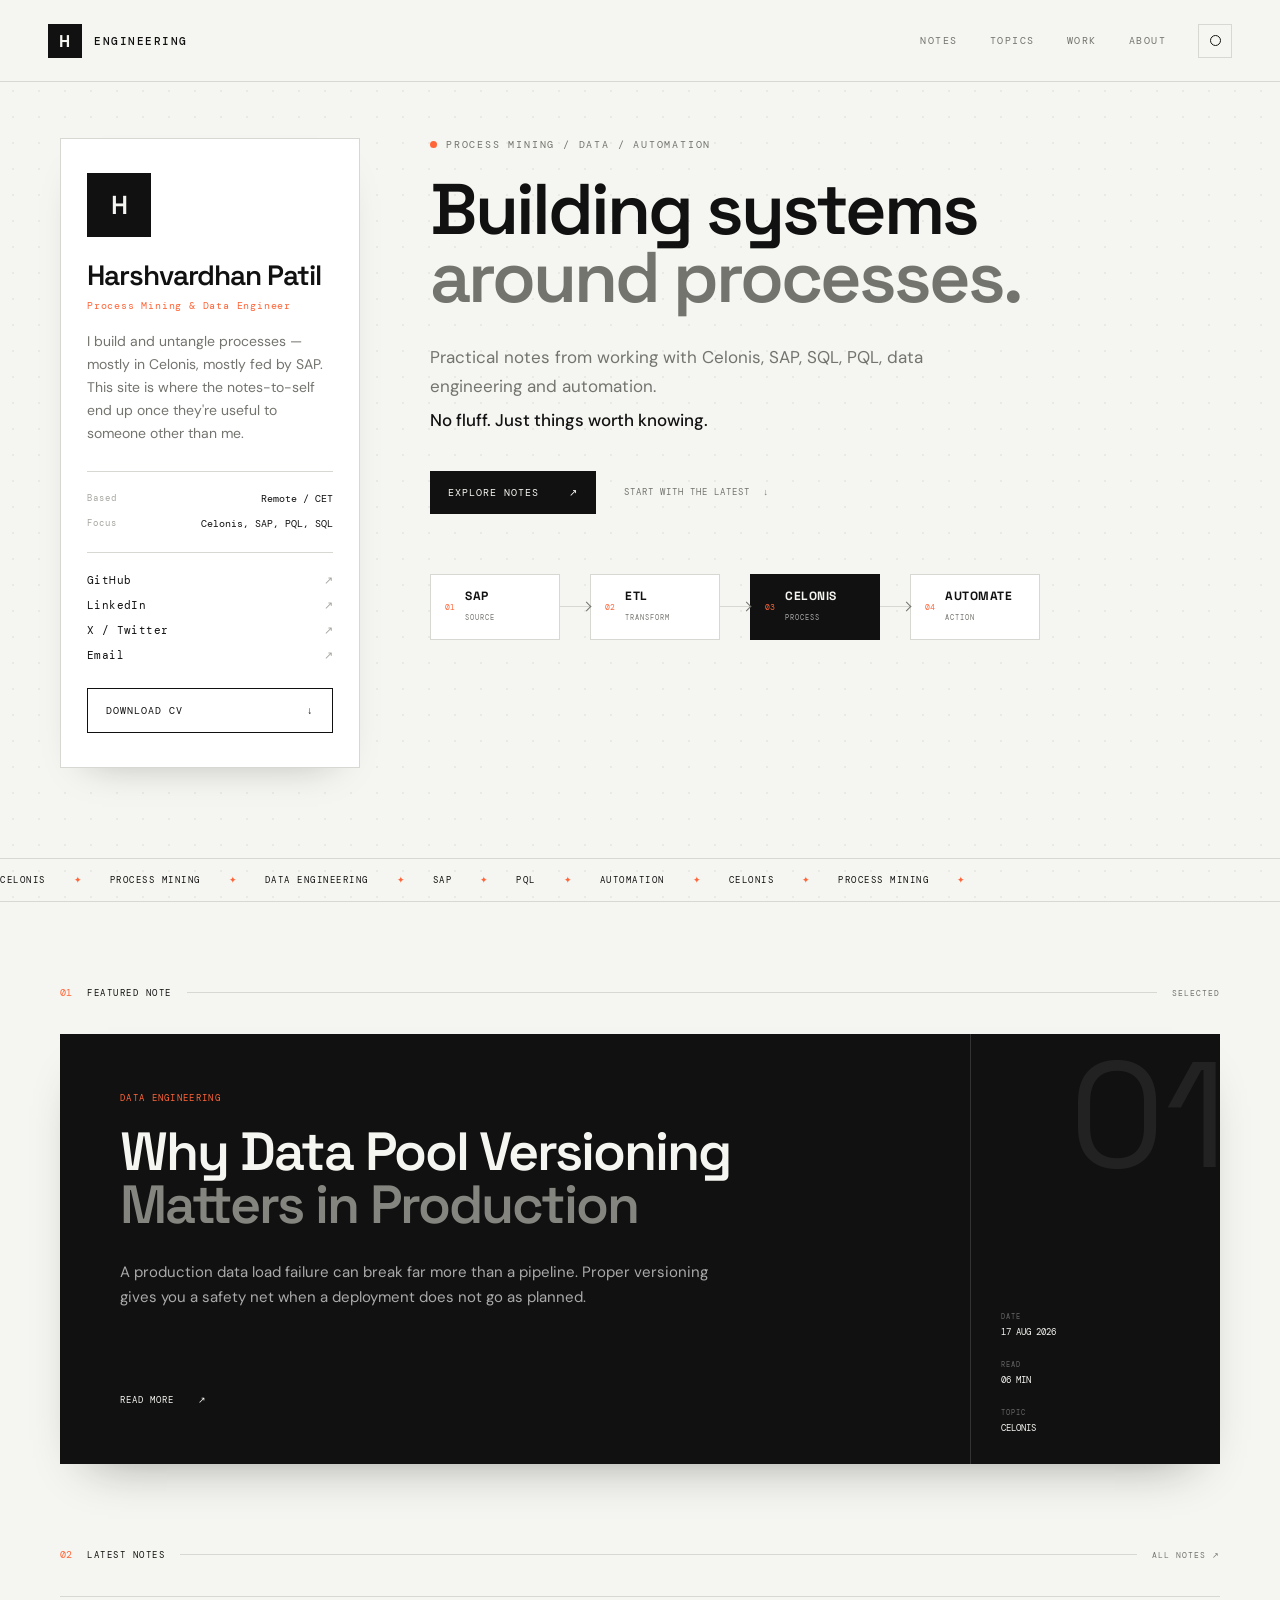
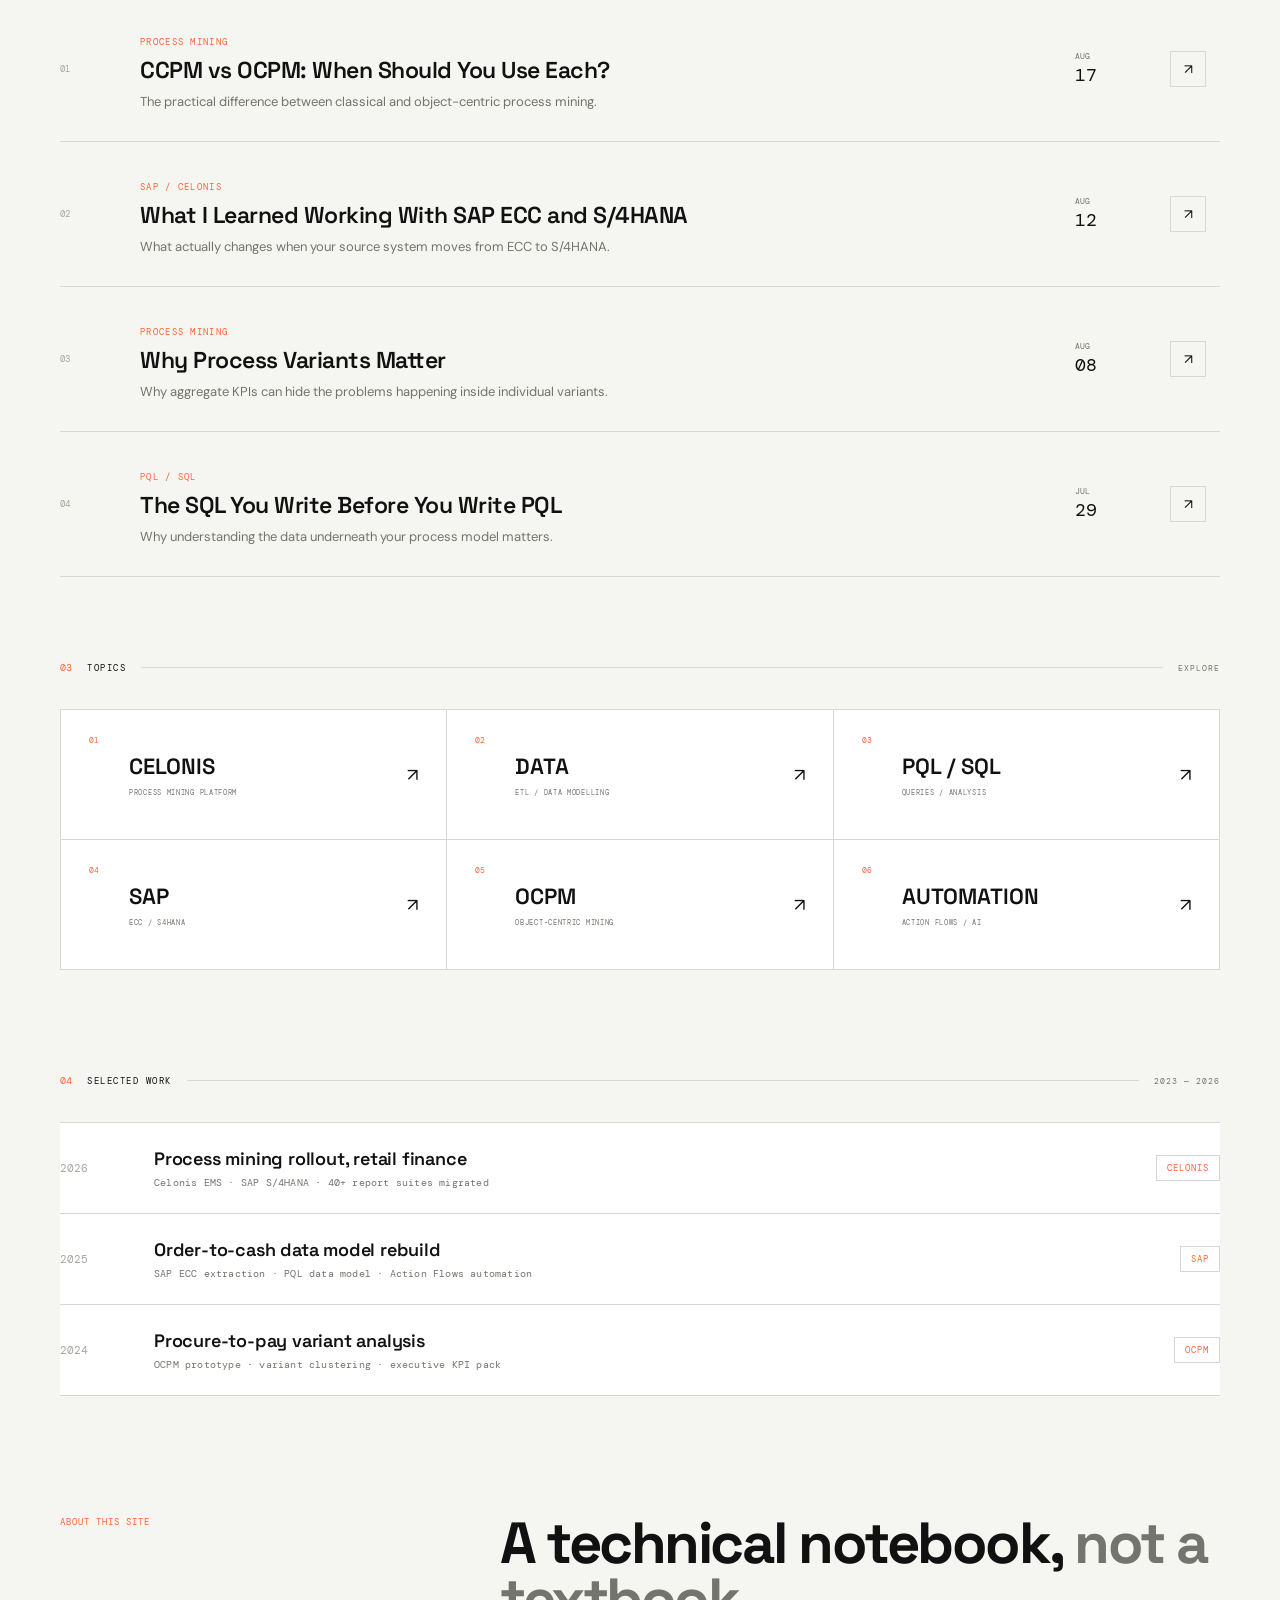
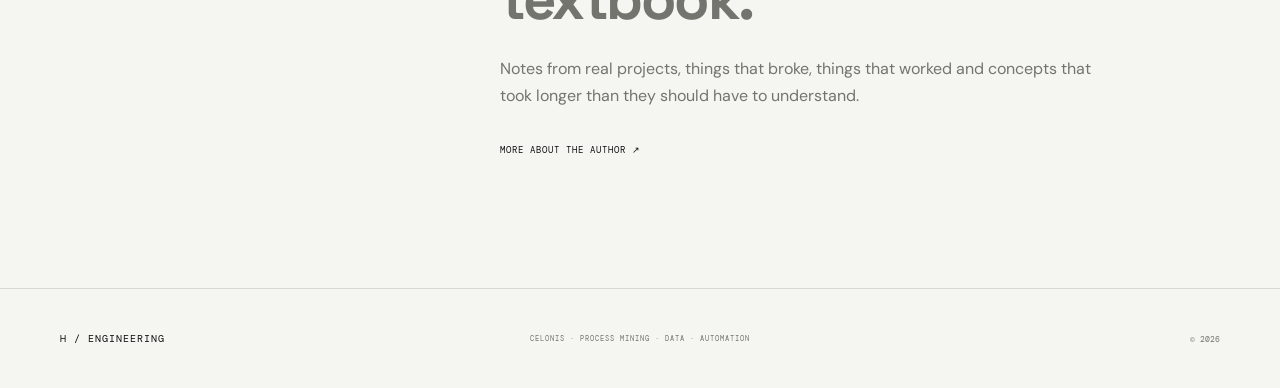
<file: index.html>
<!DOCTYPE html>
<html lang="en">

<head>
    <meta charset="UTF-8">
    <meta name="viewport" content="width=device-width, initial-scale=1.0">

    <meta
        name="description"
        content="H — notes on Celonis, process mining, data engineering, SAP, PQL, SQL and automation."
    >

    <title>H / Engineering — Process Mining &amp; Data</title>

    <link rel="preconnect" href="https://fonts.googleapis.com">
    <link rel="preconnect" href="https://fonts.gstatic.com" crossorigin>

    <link
        href="https://fonts.googleapis.com/css2?family=DM+Mono:wght@300;400;500&family=DM+Sans:wght@400;500;600;700&family=Space+Grotesk:wght@400;500;600;700&display=swap"
        rel="stylesheet"
    >

    <style>
/* =========================================================
   DESIGN SYSTEM
========================================================= */

:root {
    --bg: #f5f5f1;
    --surface: #ffffff;
    --surface-alt: #ecece7;

    --text: #111111;
    --muted: #74746f;
    --faint: #a6a6a0;

    --border: #d8d8d2;

    --accent: #ff6538;

    --max-width: 1380px;

    --serif: "Space Grotesk", sans-serif;
    --sans: "DM Sans", sans-serif;
    --mono: "DM Mono", monospace;
}


/* =========================================================
   RESET
========================================================= */

* { box-sizing: border-box; }

html { scroll-behavior: smooth; }

body {
    margin: 0;
    background: var(--bg);
    color: var(--text);
    font-family: var(--sans);
    -webkit-font-smoothing: antialiased;
}

a { color: inherit; text-decoration: none; }

button { font: inherit; }

::selection { background: var(--text); color: var(--bg); }

@media (prefers-reduced-motion: reduce) {
    *, *::before, *::after {
        animation-duration: 0.001ms !important;
        animation-iteration-count: 1 !important;
        transition-duration: 0.001ms !important;
        scroll-behavior: auto !important;
    }
}

:focus-visible {
    outline: 2px solid var(--accent);
    outline-offset: 2px;
}


/* =========================================================
   SITE WRAPPER
========================================================= */

.site-wrapper {
    width: min(100%, 1600px);
    margin: 0 auto;
}


/* =========================================================
   HEADER
========================================================= */

.site-header {
    height: 82px;
    padding: 0 48px;
    display: flex;
    align-items: center;
    justify-content: space-between;
    border-bottom: 1px solid var(--border);
    position: sticky;
    top: 0;
    z-index: 100;
    background: rgba(245, 245, 241, 0.9);
    backdrop-filter: blur(14px);
}

.brand {
    display: flex;
    align-items: center;
    gap: 12px;
    font-family: var(--mono);
    font-size: 11px;
    letter-spacing: 1.5px;
    font-weight: 500;
}

.brand-symbol {
    width: 34px;
    height: 34px;
    display: grid;
    place-items: center;
    background: var(--text);
    color: var(--bg);
    font-family: var(--serif);
    font-weight: 700;
    font-size: 17px;
}

.main-nav {
    display: flex;
    align-items: center;
    gap: 32px;
}

.main-nav > a {
    font-family: var(--mono);
    font-size: 10px;
    letter-spacing: 1.5px;
    color: var(--muted);
    transition: color .2s ease;
}

.main-nav > a:hover { color: var(--text); }

.theme-toggle {
    width: 34px;
    height: 34px;
    border: 1px solid var(--border);
    background: transparent;
    cursor: pointer;
    display: grid;
    place-items: center;
}

.theme-toggle span {
    width: 11px;
    height: 11px;
    border: 1px solid var(--text);
    border-radius: 50%;
    display: block;
    transition: background .2s ease;
}

body.dark .theme-toggle span { background: var(--text); }


/* =========================================================
   PROFILE + INTRO
========================================================= */

.profile-section {
    max-width: var(--max-width);
    margin: auto;
    padding: 70px 60px 90px;
    display: grid;
    grid-template-columns: 300px 1fr;
    gap: 70px;
    align-items: start;
}

/* -- sidebar -- */

.sidebar {
    position: sticky;
    top: 110px;
    padding: 34px 26px;
    border: 1px solid var(--border);
    background: var(--surface);
}

.avatar {
    width: 64px;
    height: 64px;
    display: grid;
    place-items: center;
    background: var(--text);
    color: var(--bg);
    font-family: var(--serif);
    font-weight: 600;
    font-size: 26px;
    margin-bottom: 20px;
}

.sidebar-name {
    margin: 0;
    font-family: var(--serif);
    font-size: 28px;
    letter-spacing: -1px;
    font-weight: 600;
}

.sidebar-role {
    margin: 6px 0 0;
    font-family: var(--mono);
    font-size: 10px;
    letter-spacing: .8px;
    color: var(--accent);
}

.sidebar-bio {
    margin: 18px 0 0;
    font-size: 14px;
    line-height: 1.65;
    color: var(--muted);
}

.sidebar-meta {
    list-style: none;
    margin: 26px 0 0;
    padding: 20px 0 0;
    border-top: 1px solid var(--border);
    display: flex;
    flex-direction: column;
    gap: 12px;
}

.sidebar-meta li {
    display: flex;
    justify-content: space-between;
    gap: 10px;
}

.meta-label {
    font-family: var(--mono);
    font-size: 9px;
    letter-spacing: 1px;
    color: var(--faint);
}

.meta-value {
    font-family: var(--mono);
    font-size: 10px;
    text-align: right;
}

.sidebar-links {
    list-style: none;
    margin: 22px 0 0;
    padding: 20px 0 0;
    border-top: 1px solid var(--border);
    display: flex;
    flex-direction: column;
    gap: 11px;
}

.sidebar-links a {
    display: flex;
    align-items: center;
    justify-content: space-between;
    font-family: var(--mono);
    font-size: 11px;
    letter-spacing: .4px;
    color: var(--text);
    transition: color .2s ease;
}

.sidebar-links a:hover { color: var(--accent); }

.sidebar-links a span { color: var(--faint); }

.button-outline {
    margin-top: 26px;
    width: 100%;
    justify-content: space-between;
    border: 1px solid var(--text);
    background: transparent;
    color: var(--text);
}

.button-outline:hover {
    background: var(--text);
    color: var(--bg);
}

/* -- intro -- */

.intro { min-height: 480px; }

.eyebrow {
    display: flex;
    align-items: center;
    gap: 9px;
    font-family: var(--mono);
    font-size: 10px;
    letter-spacing: 1.8px;
    color: var(--muted);
    margin-bottom: 24px;
}

.eyebrow-dot {
    width: 7px;
    height: 7px;
    background: var(--accent);
    border-radius: 50%;
}

.intro-heading {
    margin: 0;
    max-width: 700px;
    font-family: var(--serif);
    font-size: clamp(48px, 5.6vw, 80px);
    line-height: .95;
    letter-spacing: -3px;
    font-weight: 600;
}

.intro-heading em {
    display: block;
    color: var(--muted);
    font-style: normal;
}

.intro-description {
    max-width: 560px;
    margin: 32px 0 0;
    color: var(--muted);
    font-size: 17px;
    line-height: 1.7;
}

.intro-description span {
    display: block;
    color: var(--text);
    margin-top: 5px;
    font-weight: 500;
}

.hero-actions {
    display: flex;
    align-items: center;
    gap: 28px;
    margin-top: 36px;
}

.button {
    display: inline-flex;
    align-items: center;
    gap: 30px;
    padding: 15px 18px;
    font-family: var(--mono);
    font-size: 10px;
    letter-spacing: 1px;
    transition: background .25s ease, color .25s ease, transform .25s ease;
}

.button-dark { background: var(--text); color: var(--bg); }

.button-dark:hover { background: var(--accent); transform: translateY(-2px); }

.text-link {
    font-family: var(--mono);
    font-size: 9px;
    letter-spacing: 1px;
    color: var(--muted);
}

.text-link span { margin-left: 7px; }

/* -- pipeline strip inside intro -- */

.pipeline {
    margin-top: 60px;
    display: flex;
    align-items: center;
    flex-wrap: wrap;
    gap: 0;
}

.pipeline-node {
    width: 130px;
    height: 66px;
    border: 1px solid var(--border);
    background: var(--surface);
    padding: 11px 14px;
    display: grid;
    grid-template-columns: 20px 1fr;
    grid-template-rows: 1fr 1fr;
    align-items: center;
}

.pipeline-node.active {
    background: var(--text);
    color: var(--bg);
    border-color: var(--text);
}

.node-number {
    grid-row: 1 / 3;
    font-family: var(--mono);
    font-size: 8px;
    color: var(--accent);
}

.pipeline-node strong {
    font-family: var(--serif);
    font-size: 12px;
    letter-spacing: .5px;
}

.pipeline-node small {
    font-family: var(--mono);
    font-size: 7px;
    letter-spacing: 1px;
    color: var(--muted);
}

.pipeline-node.active small { color: #aaa; }

.pipeline-connector {
    width: 30px;
    height: 1px;
    background: var(--border);
    position: relative;
}

.pipeline-connector span {
    position: absolute;
    right: 0;
    top: -3px;
    width: 7px;
    height: 7px;
    border-top: 1px solid var(--muted);
    border-right: 1px solid var(--muted);
    transform: rotate(45deg);
}


/* =========================================================
   TICKER
========================================================= */

.ticker {
    overflow: hidden;
    border-top: 1px solid var(--border);
    border-bottom: 1px solid var(--border);
    white-space: nowrap;
}

.ticker-track {
    width: max-content;
    display: flex;
    align-items: center;
    gap: 28px;
    padding: 15px 0;
    animation: ticker 28s linear infinite;
}

.ticker span {
    font-family: var(--mono);
    font-size: 9px;
    letter-spacing: 1.5px;
}

.ticker i {
    font-style: normal;
    color: var(--accent);
    font-size: 9px;
}

@keyframes ticker {
    from { transform: translateX(0); }
    to { transform: translateX(-35%); }
}


/* =========================================================
   CONTENT SECTIONS
========================================================= */

.content-section {
    max-width: var(--max-width);
    margin: auto;
    padding: 100px 60px 0;
}

.section-header {
    display: flex;
    align-items: center;
    gap: 15px;
    margin-bottom: 35px;
}

.section-index { color: var(--accent); font-family: var(--mono); font-size: 10px; }

.section-title { font-family: var(--mono); font-size: 9px; letter-spacing: 1.5px; }

.section-line { flex: 1; height: 1px; background: var(--border); }

.section-meta { font-family: var(--mono); font-size: 8px; letter-spacing: 1px; color: var(--muted); }

.section-link:hover { color: var(--text); }


/* =========================================================
   FEATURED
========================================================= */

.featured {
    min-height: 430px;
    display: grid;
    grid-template-columns: 1fr 250px;
    background: var(--text);
    color: var(--bg);
}

.featured-main {
    padding: 58px 60px;
    display: flex;
    flex-direction: column;
    align-items: flex-start;
}

.article-tag { font-family: var(--mono); font-size: 9px; letter-spacing: 1.3px; color: var(--accent); }

.featured h3 {
    max-width: 850px;
    margin: 22px 0 0;
    font-family: var(--serif);
    font-size: clamp(34px, 4.2vw, 54px);
    line-height: .98;
    letter-spacing: -2px;
    font-weight: 600;
}

.featured h3 span { display: block; color: #858580; }

.featured p {
    max-width: 620px;
    margin: 28px 0 0;
    color: #aaa;
    font-size: 15px;
    line-height: 1.7;
}

.article-link {
    margin-top: auto;
    padding-top: 45px;
    font-family: var(--mono);
    font-size: 9px;
    letter-spacing: 1px;
}

.article-link span { margin-left: 18px; }

.featured-aside {
    border-left: 1px solid #333;
    position: relative;
    overflow: hidden;
    display: flex;
    flex-direction: column;
    justify-content: space-between;
}

.featured-number {
    font-family: var(--serif);
    font-size: 150px;
    line-height: .75;
    color: #222;
    position: absolute;
    right: -8px;
    top: 25px;
}

.featured-meta {
    margin-top: auto;
    padding: 30px;
    display: flex;
    flex-direction: column;
    gap: 22px;
    position: relative;
}

.featured-meta div { display: flex; flex-direction: column; gap: 5px; }

.featured-meta span { font-family: var(--mono); font-size: 7px; color: #666; letter-spacing: 1px; }

.featured-meta strong { font-family: var(--mono); font-size: 9px; font-weight: 400; }


/* =========================================================
   NOTES
========================================================= */

.notes-list { border-top: 1px solid var(--border); }

.note {
    min-height: 145px;
    display: grid;
    grid-template-columns: 55px 1fr 70px 50px;
    gap: 25px;
    align-items: center;
    border-bottom: 1px solid var(--border);
    transition: padding .25s ease, background .25s ease;
}

.note:hover { padding-left: 14px; background: var(--surface); }

.note-number { font-family: var(--mono); font-size: 9px; color: var(--faint); }

.note-body { padding: 25px 0; }

.note-body h3 {
    margin: 8px 0 0;
    font-family: var(--serif);
    font-size: 23px;
    line-height: 1.1;
    letter-spacing: -.5px;
    font-weight: 600;
}

.note-body p { margin: 10px 0 0; color: var(--muted); font-size: 13px; }

.note-date { font-family: var(--mono); font-size: 8px; line-height: 1.5; color: var(--muted); }

.note-date strong { font-size: 18px; color: var(--text); font-weight: 400; }

.note-arrow {
    width: 36px;
    height: 36px;
    border: 1px solid var(--border);
    display: grid;
    place-items: center;
    font-size: 14px;
    transition: background .2s ease, color .2s ease;
}

.note:hover .note-arrow { background: var(--text); color: var(--bg); }


/* =========================================================
   TOPICS
========================================================= */

.topics-section { padding-bottom: 20px; }

.topics-grid {
    display: grid;
    grid-template-columns: repeat(3, 1fr);
    border-top: 1px solid var(--border);
    border-left: 1px solid var(--border);
}

.topic {
    min-height: 130px;
    padding: 25px 28px;
    border-right: 1px solid var(--border);
    border-bottom: 1px solid var(--border);
    display: grid;
    grid-template-columns: 40px 1fr 30px;
    align-items: center;
    transition: background .25s ease, color .25s ease;
}

.topic:hover { background: var(--text); color: var(--bg); }

.topic > span { align-self: start; font-family: var(--mono); font-size: 8px; color: var(--accent); }

.topic div { display: flex; flex-direction: column; gap: 8px; }

.topic strong { font-family: var(--serif); font-size: 22px; font-weight: 600; }

.topic small { font-family: var(--mono); font-size: 7px; color: var(--muted); letter-spacing: .7px; }

.topic b { font-size: 18px; font-weight: 400; text-align: right; }


/* =========================================================
   WORK / SELECTED PROJECTS
========================================================= */

.work-section { padding-bottom: 20px; }

.work-list { border-top: 1px solid var(--border); }

.work-row {
    display: grid;
    grid-template-columns: 70px 1fr 110px;
    align-items: center;
    gap: 24px;
    padding: 24px 0;
    border-bottom: 1px solid var(--border);
}

.work-year { font-family: var(--mono); font-size: 11px; color: var(--faint); }

.work-body { display: flex; flex-direction: column; gap: 6px; }

.work-body strong { font-family: var(--serif); font-size: 18px; font-weight: 600; letter-spacing: -.2px; }

.work-body small { font-family: var(--mono); font-size: 10px; color: var(--muted); letter-spacing: .2px; }

.work-tag {
    justify-self: end;
    font-family: var(--mono);
    font-size: 9px;
    letter-spacing: 1px;
    color: var(--accent);
    border: 1px solid var(--border);
    padding: 6px 10px;
}


/* =========================================================
   ABOUT STRIP
========================================================= */

.about-strip {
    max-width: var(--max-width);
    margin: auto;
    padding: 100px 60px 130px;
    display: grid;
    grid-template-columns: 1fr 2fr;
    gap: 80px;
}

.about-label { font-family: var(--mono); font-size: 9px; letter-spacing: 1px; color: var(--accent); }

.about-copy h2 {
    margin: 0;
    font-family: var(--serif);
    font-size: clamp(38px, 4.6vw, 58px);
    line-height: .95;
    letter-spacing: -2.5px;
}

.about-copy h2 em { color: var(--muted); font-style: normal; }

.about-copy p { max-width: 600px; margin: 28px 0; color: var(--muted); font-size: 16px; line-height: 1.7; }

.about-copy a { font-family: var(--mono); font-size: 9px; letter-spacing: 1px; }


/* =========================================================
   FOOTER
========================================================= */

.site-footer {
    min-height: 100px;
    border-top: 1px solid var(--border);
    padding: 30px 60px;
    display: grid;
    grid-template-columns: 1fr 1fr 1fr;
    align-items: center;
}

.footer-brand { font-family: var(--mono); font-size: 10px; letter-spacing: 1px; }

.footer-center { text-align: center; font-family: var(--mono); font-size: 7px; color: var(--muted); letter-spacing: 1px; }

.footer-copy { text-align: right; font-family: var(--mono); font-size: 8px; color: var(--muted); }


/* =========================================================
   DARK MODE
========================================================= */

body.dark {
    --bg: #11110f;
    --surface: #191916;
    --surface-alt: #22221e;
    --text: #f2f2ed;
    --muted: #8f8f89;
    --faint: #666661;
    --border: #30302b;
}

body.dark .site-header { background: rgba(17,17,15,.9); }

body.dark .sidebar,
body.dark .pipeline-node { background: rgba(25,25,22,.8); }


/* =========================================================
   RESPONSIVE
========================================================= */

@media (max-width: 950px) {
    .site-header { padding: 0 25px; }

    .profile-section {
        grid-template-columns: 1fr;
        padding: 50px 30px;
        gap: 40px;
    }

    .sidebar { position: static; }

    .featured { grid-template-columns: 1fr; }

    .featured-aside { min-height: 170px; border-left: 0; border-top: 1px solid #333; }

    .featured-number { display: none; }

    .featured-meta { flex-direction: row; justify-content: space-between; margin: 0; }

    .content-section, .about-strip { padding-left: 30px; padding-right: 30px; }

    .about-strip { grid-template-columns: 1fr; gap: 30px; }

    .topics-grid { grid-template-columns: repeat(2, 1fr); }

    .work-row { grid-template-columns: 50px 1fr; }

    .work-tag { grid-column: 1 / 3; justify-self: start; }
}

@media (max-width: 650px) {
    .site-header { height: 70px; padding: 0 18px; }

    .brand-name { display: none; }

    .main-nav { gap: 15px; }

    .profile-section { padding: 40px 20px; }

    .intro-heading { font-size: 46px; letter-spacing: -2px; }

    .intro-description { font-size: 15px; }

    .hero-actions { align-items: flex-start; flex-direction: column; gap: 20px; }

    .pipeline-node { width: calc(50% - 15px); }

    .content-section { padding: 70px 20px 0; }

    .featured-main { padding: 35px 25px; }

    .featured h3 { font-size: 34px; letter-spacing: -1.5px; }

    .featured-meta { padding: 25px; flex-wrap: wrap; }

    .note { grid-template-columns: 30px 1fr 40px; gap: 12px; }

    .note-date { display: none; }

    .note-body h3 { font-size: 20px; }

    .topics-grid { grid-template-columns: 1fr; }

    .about-strip { padding: 60px 20px 80px; }

    .site-footer { padding: 25px 20px; grid-template-columns: 1fr; gap: 16px; }

    .footer-center, .footer-copy { text-align: left; }
}


/* =========================================================
   TEXTURE / DEPTH (added for standalone build)
========================================================= */

body {
    background-color: var(--bg);
    background-image:
        radial-gradient(circle, rgba(0,0,0,.05) 1px, transparent 1px);
    background-size: 26px 26px;
    background-attachment: fixed;
}

body.dark {
    background-image:
        radial-gradient(circle, rgba(255,255,255,.05) 1px, transparent 1px);
}

.sidebar {
    box-shadow: 0 18px 40px -28px rgba(17,17,17,.35);
}

.featured {
    box-shadow: 0 24px 50px -30px rgba(17,17,17,.45);
}

.note:hover {
    box-shadow: 0 14px 30px -22px rgba(17,17,17,.25);
}

.pipeline-node,
.topic,
.work-row {
    background-color: var(--surface);
}

.profile-section { padding-top: 56px; }

.content-section { padding-top: 84px; }

    </style>
</head>

<body>

<div class="site-wrapper">

    <!-- =====================================================
         HEADER
    ====================================================== -->

    <header class="site-header">

        <a href="index.html" class="brand">
            <span class="brand-symbol">H</span>
            <span class="brand-name">ENGINEERING</span>
        </a>

        <nav class="main-nav">
            <a href="blog.html">NOTES</a>
            <a href="#topics">TOPICS</a>
            <a href="#work">WORK</a>
            <a href="about.html">ABOUT</a>

            <button id="themeToggle" class="theme-toggle" aria-label="Toggle dark mode" type="button">
                <span></span>
            </button>
        </nav>

    </header>


    <!-- =====================================================
         PROFILE + INTRO
    ====================================================== -->

    <main>

        <section class="profile-section">

            <!-- SIDEBAR -->
            <aside class="sidebar">

                <div class="avatar" aria-hidden="true">H</div>

                <h1 class="sidebar-name">Harshvardhan Patil</h1>
                <p class="sidebar-role">Process Mining &amp; Data Engineer</p>

                <p class="sidebar-bio">
                    I build and untangle processes — mostly in Celonis, mostly
                    fed by SAP. This site is where the notes-to-self end up
                    once they're useful to someone other than me.
                </p>

                <ul class="sidebar-meta">
                    <li>
                        <span class="meta-label">Based</span>
                        <span class="meta-value">Remote / CET</span>
                    </li>
                    <li>
                        <span class="meta-label">Focus</span>
                        <span class="meta-value">Celonis, SAP, PQL, SQL</span>
                    </li>
                </ul>

                <ul class="sidebar-links">
                    <li><a href="https://github.com/" target="_blank" rel="noopener">GitHub<span>↗</span></a></li>
                    <li><a href="https://www.linkedin.com/in/harshvardhandpatil/" target="_blank" rel="noopener">LinkedIn<span>↗</span></a></li>
                    <li><a href="https://x.com/" target="_blank" rel="noopener">X / Twitter<span>↗</span></a></li>
                    <li><a href="mailto:harshvardhand.patil@gmail.com">Email<span>↗</span></a></li>
                </ul>

                <a href="cv.pdf" class="button button-outline sidebar-cv">
                    DOWNLOAD CV
                    <span>↓</span>
                </a>

            </aside>


            <!-- INTRO -->
            <div class="intro">

                <div class="eyebrow">
                    <span class="eyebrow-dot"></span>
                    PROCESS MINING / DATA / AUTOMATION
                </div>

                <h2 class="intro-heading">
                    Building systems
                    <em>around processes.</em>
                </h2>

                <p class="intro-description">
                    Practical notes from working with Celonis, SAP, SQL, PQL,
                    data engineering and automation.
                    <span>No fluff. Just things worth knowing.</span>
                </p>

                <div class="hero-actions">
                    <a href="blog.html" class="button button-dark">
                        EXPLORE NOTES
                        <span>↗</span>
                    </a>
                    <a href="#featured" class="text-link">
                        START WITH THE LATEST
                        <span>↓</span>
                    </a>
                </div>

                <div class="pipeline" aria-hidden="true">
                    <div class="pipeline-node">
                        <span class="node-number">01</span>
                        <strong>SAP</strong>
                        <small>SOURCE</small>
                    </div>
                    <div class="pipeline-connector"><span></span></div>
                    <div class="pipeline-node">
                        <span class="node-number">02</span>
                        <strong>ETL</strong>
                        <small>TRANSFORM</small>
                    </div>
                    <div class="pipeline-connector"><span></span></div>
                    <div class="pipeline-node active">
                        <span class="node-number">03</span>
                        <strong>CELONIS</strong>
                        <small>PROCESS</small>
                    </div>
                    <div class="pipeline-connector"><span></span></div>
                    <div class="pipeline-node">
                        <span class="node-number">04</span>
                        <strong>AUTOMATE</strong>
                        <small>ACTION</small>
                    </div>
                </div>

            </div>

        </section>


        <!-- =====================================================
             TICKER
        ====================================================== -->

        <div class="ticker">
            <div class="ticker-track">
                <span>CELONIS</span><i>✦</i>
                <span>PROCESS MINING</span><i>✦</i>
                <span>DATA ENGINEERING</span><i>✦</i>
                <span>SAP</span><i>✦</i>
                <span>PQL</span><i>✦</i>
                <span>AUTOMATION</span><i>✦</i>
                <span>CELONIS</span><i>✦</i>
                <span>PROCESS MINING</span><i>✦</i>
            </div>
        </div>


        <!-- =====================================================
             FEATURED
        ====================================================== -->

        <section id="featured" class="content-section">

            <div class="section-header">
                <span class="section-index">01</span>
                <span class="section-title">FEATURED NOTE</span>
                <span class="section-line"></span>
                <span class="section-meta">SELECTED</span>
            </div>

            <article class="featured">

                <div class="featured-main">
                    <div class="article-tag">DATA ENGINEERING</div>

                    <h3>
                        Why Data Pool Versioning
                        <span>Matters in Production</span>
                    </h3>

                    <p>
                        A production data load failure can break far more
                        than a pipeline. Proper versioning gives you a
                        safety net when a deployment does not go as planned.
                    </p>

                    <a href="datapool-versioning.html" class="article-link">
                        READ MORE
                        <span>↗</span>
                    </a>
                </div>

                <div class="featured-aside">
                    <div class="featured-number">01</div>

                    <div class="featured-meta">
                        <div><span>DATE</span><strong>17 AUG 2026</strong></div>
                        <div><span>READ</span><strong>06 MIN</strong></div>
                        <div><span>TOPIC</span><strong>CELONIS</strong></div>
                    </div>
                </div>

            </article>

        </section>


        <!-- =====================================================
             LATEST NOTES
        ====================================================== -->

        <section class="content-section">

            <div class="section-header">
                <span class="section-index">02</span>
                <span class="section-title">LATEST NOTES</span>
                <span class="section-line"></span>
                <a href="blog.html" class="section-meta section-link">ALL NOTES ↗</a>
            </div>

            <div class="notes-list">

                <a href="posts/ccpm-vs-ocpm.html" class="note">
                    <div class="note-number">01</div>
                    <div class="note-body">
                        <span class="article-tag">PROCESS MINING</span>
                        <h3>CCPM vs OCPM: When Should You Use Each?</h3>
                        <p>The practical difference between classical and object-centric process mining.</p>
                    </div>
                    <div class="note-date">AUG<br><strong>17</strong></div>
                    <div class="note-arrow">↗</div>
                </a>

                <a href="#" class="note">
                    <div class="note-number">02</div>
                    <div class="note-body">
                        <span class="article-tag">SAP / CELONIS</span>
                        <h3>What I Learned Working With SAP ECC and S/4HANA</h3>
                        <p>What actually changes when your source system moves from ECC to S/4HANA.</p>
                    </div>
                    <div class="note-date">AUG<br><strong>12</strong></div>
                    <div class="note-arrow">↗</div>
                </a>

                <a href="#" class="note">
                    <div class="note-number">03</div>
                    <div class="note-body">
                        <span class="article-tag">PROCESS MINING</span>
                        <h3>Why Process Variants Matter</h3>
                        <p>Why aggregate KPIs can hide the problems happening inside individual variants.</p>
                    </div>
                    <div class="note-date">AUG<br><strong>08</strong></div>
                    <div class="note-arrow">↗</div>
                </a>

                <a href="#" class="note">
                    <div class="note-number">04</div>
                    <div class="note-body">
                        <span class="article-tag">PQL / SQL</span>
                        <h3>The SQL You Write Before You Write PQL</h3>
                        <p>Why understanding the data underneath your process model matters.</p>
                    </div>
                    <div class="note-date">JUL<br><strong>29</strong></div>
                    <div class="note-arrow">↗</div>
                </a>

            </div>

        </section>


        <!-- =====================================================
             TOPICS
        ====================================================== -->

        <section id="topics" class="content-section topics-section">

            <div class="section-header">
                <span class="section-index">03</span>
                <span class="section-title">TOPICS</span>
                <span class="section-line"></span>
                <span class="section-meta">EXPLORE</span>
            </div>

            <div class="topics-grid">

                <a href="#" class="topic">
                    <span>01</span>
                    <div><strong>CELONIS</strong><small>PROCESS MINING PLATFORM</small></div>
                    <b>↗</b>
                </a>

                <a href="#" class="topic">
                    <span>02</span>
                    <div><strong>DATA</strong><small>ETL / DATA MODELLING</small></div>
                    <b>↗</b>
                </a>

                <a href="#" class="topic">
                    <span>03</span>
                    <div><strong>PQL / SQL</strong><small>QUERIES / ANALYSIS</small></div>
                    <b>↗</b>
                </a>

                <a href="#" class="topic">
                    <span>04</span>
                    <div><strong>SAP</strong><small>ECC / S4HANA</small></div>
                    <b>↗</b>
                </a>

                <a href="#" class="topic">
                    <span>05</span>
                    <div><strong>OCPM</strong><small>OBJECT-CENTRIC MINING</small></div>
                    <b>↗</b>
                </a>

                <a href="#" class="topic">
                    <span>06</span>
                    <div><strong>AUTOMATION</strong><small>ACTION FLOWS / AI</small></div>
                    <b>↗</b>
                </a>

            </div>

        </section>


        <!-- =====================================================
             WORK / PROJECTS STRIP
        ====================================================== -->

        <section id="work" class="content-section work-section">

            <div class="section-header">
                <span class="section-index">04</span>
                <span class="section-title">SELECTED WORK</span>
                <span class="section-line"></span>
                <span class="section-meta">2023 — 2026</span>
            </div>

            <div class="work-list">

                <div class="work-row">
                    <span class="work-year">2026</span>
                    <div class="work-body">
                        <strong>Process mining rollout, retail finance</strong>
                        <small>Celonis EMS · SAP S/4HANA · 40+ report suites migrated</small>
                    </div>
                    <span class="work-tag">CELONIS</span>
                </div>

                <div class="work-row">
                    <span class="work-year">2025</span>
                    <div class="work-body">
                        <strong>Order-to-cash data model rebuild</strong>
                        <small>SAP ECC extraction · PQL data model · Action Flows automation</small>
                    </div>
                    <span class="work-tag">SAP</span>
                </div>

                <div class="work-row">
                    <span class="work-year">2024</span>
                    <div class="work-body">
                        <strong>Procure-to-pay variant analysis</strong>
                        <small>OCPM prototype · variant clustering · executive KPI pack</small>
                    </div>
                    <span class="work-tag">OCPM</span>
                </div>

            </div>

        </section>


        <!-- =====================================================
             ABOUT STRIP
        ====================================================== -->

        <section class="about-strip">
            <div class="about-label">ABOUT THIS SITE</div>

            <div class="about-copy">
                <h2>A technical notebook, <em>not a textbook.</em></h2>
                <p>
                    Notes from real projects, things that broke, things that
                    worked and concepts that took longer than they should
                    have to understand.
                </p>
                <a href="about.html">MORE ABOUT THE AUTHOR ↗</a>
            </div>
        </section>

    </main>


    <!-- =====================================================
         FOOTER
    ====================================================== -->

    <footer class="site-footer">
        <div class="footer-brand">H / ENGINEERING</div>
        <div class="footer-center">CELONIS · PROCESS MINING · DATA · AUTOMATION</div>
        <div class="footer-copy">© 2026</div>
    </footer>

</div>

<script>
const themeToggle = document.getElementById("themeToggle");

const savedTheme = localStorage.getItem("theme");

if (
    savedTheme === "dark" ||
    (!savedTheme && window.matchMedia("(prefers-color-scheme: dark)").matches)
) {
    document.body.classList.add("dark");
}

themeToggle.addEventListener("click", () => {
    document.body.classList.toggle("dark");

    const isDark = document.body.classList.contains("dark");

    localStorage.setItem("theme", isDark ? "dark" : "light");
});

</script>

</body>
</html>
</file>
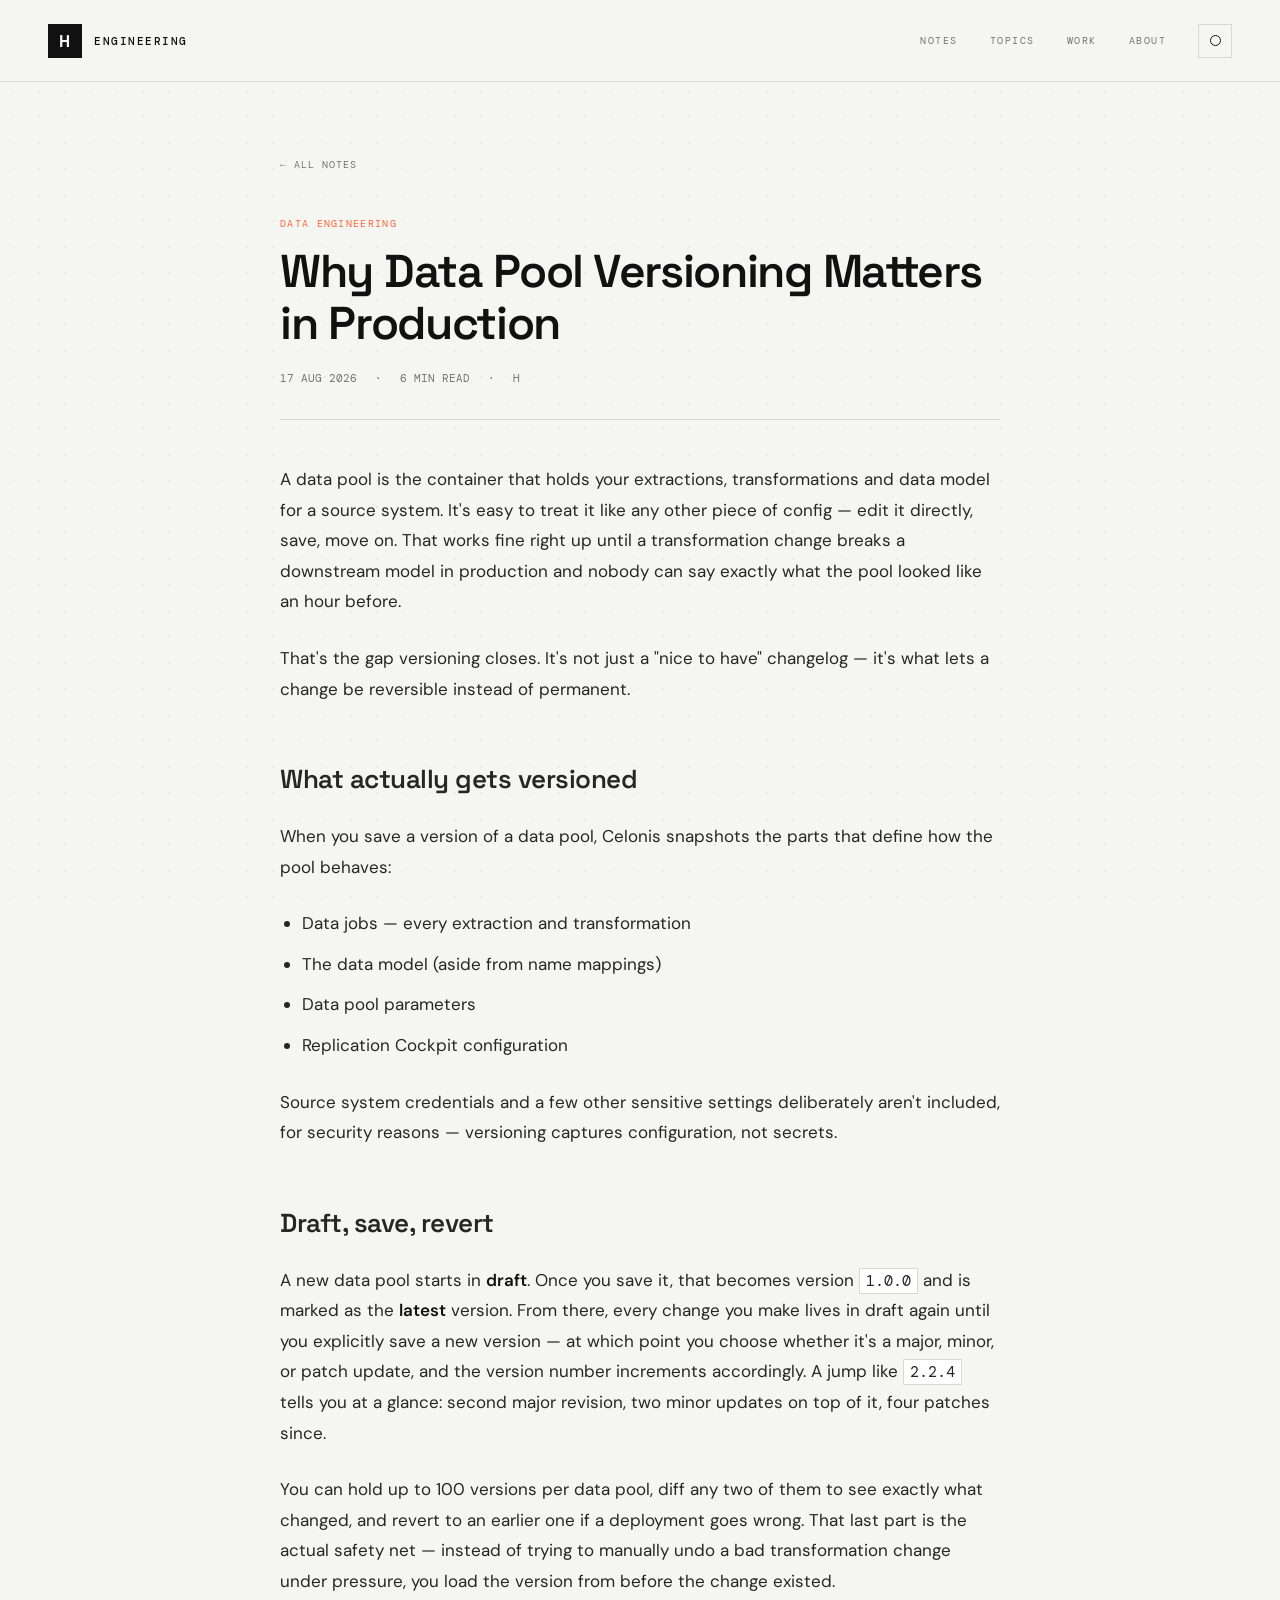
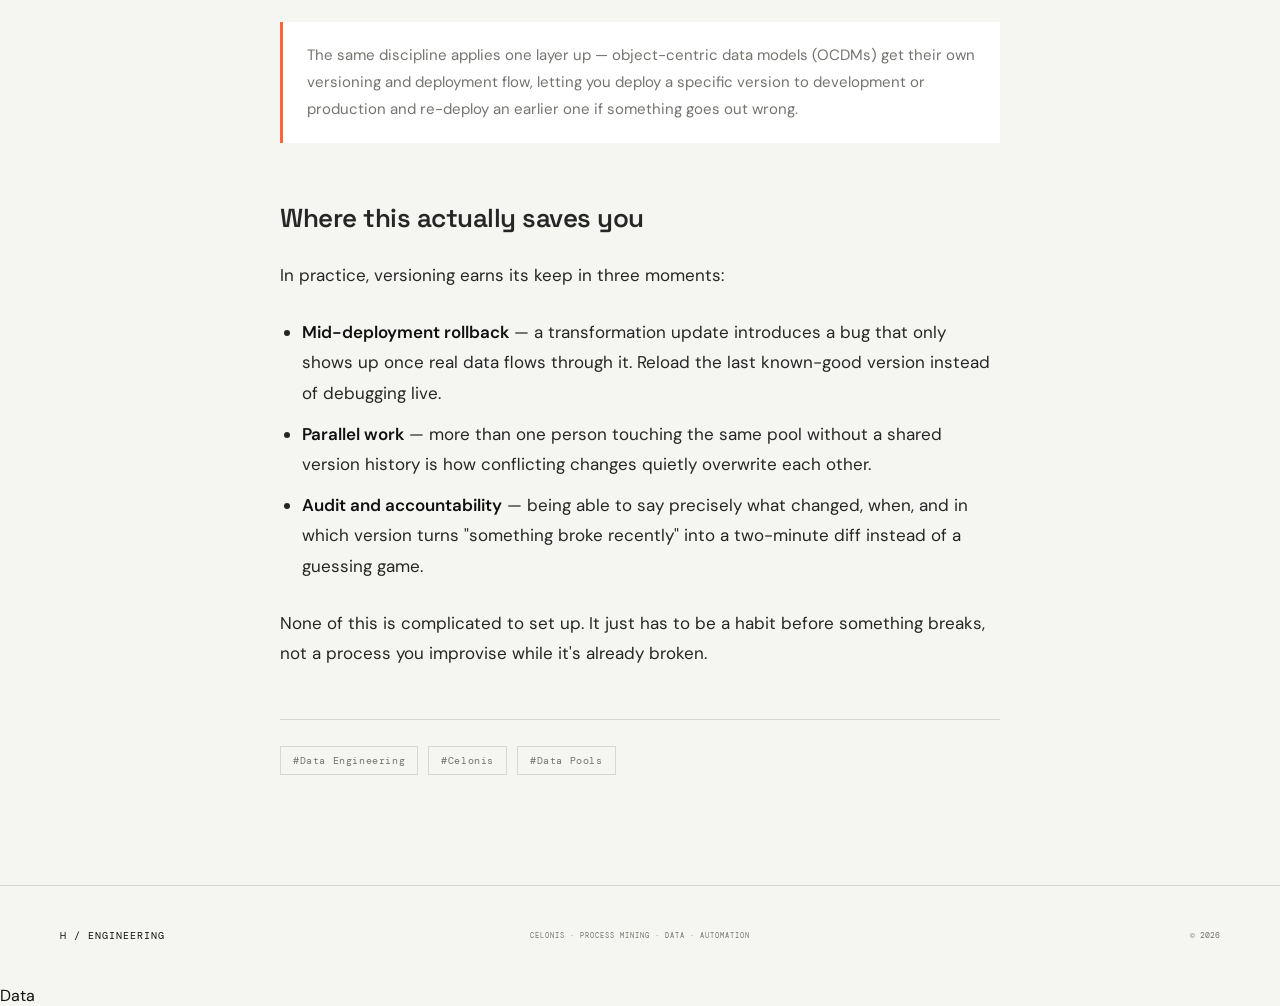
<file: datapool-versioning.html>
<!DOCTYPE html>
<html lang="en">

<head>
    <meta charset="UTF-8">
    <meta name="viewport" content="width=device-width, initial-scale=1.0">

    <meta
        name="description"
        content="A production data load failure can break far more than a pipeline. Proper versioning gives you a safety net when a deployment does not go as planned."
    >

    <title>Why Data Pool Versioning Matters in Production — H / Engineering</title>

    <link rel="preconnect" href="https://fonts.googleapis.com">
    <link rel="preconnect" href="https://fonts.gstatic.com" crossorigin>
    <link
        href="https://fonts.googleapis.com/css2?family=DM+Mono:wght@300;400;500&family=DM+Sans:wght@400;500;600;700&family=Space+Grotesk:wght@400;500;600;700&display=swap"
        rel="stylesheet"
    >

    <style>

        :root {
            --bg: #f5f5f1;
            --surface: #ffffff;
            --text: #111111;
            --muted: #74746f;
            --faint: #a6a6a0;
            --border: #d8d8d2;
            --accent: #ff6538;
            --max-width: 780px;
            --serif: "Space Grotesk", sans-serif;
            --sans: "DM Sans", sans-serif;
            --mono: "DM Mono", monospace;
        }

        * { box-sizing: border-box; }

        html { scroll-behavior: smooth; }

        body {
            margin: 0;
            background-color: var(--bg);
            background-image: radial-gradient(circle, rgba(0,0,0,.05) 1px, transparent 1px);
            background-size: 26px 26px;
            background-attachment: fixed;
            color: var(--text);
            font-family: var(--sans);
            -webkit-font-smoothing: antialiased;
        }

        a { color: inherit; text-decoration: none; }

        ::selection { background: var(--text); color: var(--bg); }

        :focus-visible { outline: 2px solid var(--accent); outline-offset: 2px; }

        @media (prefers-reduced-motion: reduce) {
            html { scroll-behavior: auto; }
        }

        /* header */

        .site-header {
            height: 82px;
            padding: 0 48px;
            display: flex;
            align-items: center;
            justify-content: space-between;
            border-bottom: 1px solid var(--border);
            position: sticky;
            top: 0;
            z-index: 100;
            background: rgba(245, 245, 241, 0.9);
            backdrop-filter: blur(14px);
        }

        .brand {
            display: flex;
            align-items: center;
            gap: 12px;
            font-family: var(--mono);
            font-size: 11px;
            letter-spacing: 1.5px;
            font-weight: 500;
        }

        .brand-symbol {
            width: 34px;
            height: 34px;
            display: grid;
            place-items: center;
            background: var(--text);
            color: var(--bg);
            font-family: var(--serif);
            font-weight: 700;
            font-size: 17px;
        }

        .main-nav { display: flex; align-items: center; gap: 32px; }

        .main-nav > a {
            font-family: var(--mono);
            font-size: 10px;
            letter-spacing: 1.5px;
            color: var(--muted);
            transition: color .2s ease;
        }

        .main-nav > a:hover { color: var(--text); }

        .theme-toggle {
            width: 34px;
            height: 34px;
            border: 1px solid var(--border);
            background: transparent;
            cursor: pointer;
            display: grid;
            place-items: center;
        }

        .theme-toggle span {
            width: 11px;
            height: 11px;
            border: 1px solid var(--text);
            border-radius: 50%;
            display: block;
        }

        body.dark .theme-toggle span { background: var(--text); }

        /* article */

        main { max-width: var(--max-width); margin: 0 auto; padding: 70px 30px 110px; }

        .back-link {
            display: inline-flex;
            align-items: center;
            gap: 8px;
            font-family: var(--mono);
            font-size: 10px;
            letter-spacing: 1px;
            color: var(--muted);
            margin-bottom: 46px;
        }

        .back-link:hover { color: var(--text); }

        .post-tag {
            font-family: var(--mono);
            font-size: 10px;
            letter-spacing: 1.3px;
            color: var(--accent);
        }

        .post-title {
            margin: 16px 0 0;
            font-family: var(--serif);
            font-size: clamp(32px, 4.6vw, 46px);
            line-height: 1.12;
            letter-spacing: -1.3px;
            font-weight: 600;
        }

        .post-meta {
            margin: 22px 0 0;
            display: flex;
            flex-wrap: wrap;
            gap: 18px;
            font-family: var(--mono);
            font-size: 11px;
            color: var(--muted);
            padding-bottom: 34px;
            border-bottom: 1px solid var(--border);
        }

        .post-body { margin-top: 44px; font-size: 17px; line-height: 1.8; color: #262626; }

        .post-body p { margin: 0 0 26px; }

        .post-body h2 {
            margin: 52px 0 18px;
            font-family: var(--serif);
            font-size: 26px;
            letter-spacing: -.5px;
            font-weight: 600;
        }

        .post-body h3 {
            margin: 36px 0 14px;
            font-family: var(--serif);
            font-size: 20px;
            font-weight: 600;
        }

        .post-body ul, .post-body ol { margin: 0 0 26px; padding-left: 22px; }

        .post-body li { margin-bottom: 10px; }

        .post-body strong { font-weight: 600; color: var(--text); }

        .post-body code {
            font-family: var(--mono);
            background: var(--surface);
            border: 1px solid var(--border);
            padding: 2px 6px;
            font-size: 15px;
        }

        .callout {
            margin: 0 0 30px;
            padding: 20px 24px;
            border-left: 3px solid var(--accent);
            background: var(--surface);
            font-size: 15px;
            color: var(--muted);
        }

        .post-tags-footer {
            margin-top: 50px;
            padding-top: 26px;
            border-top: 1px solid var(--border);
            display: flex;
            gap: 10px;
            flex-wrap: wrap;
        }

        .post-tags-footer a {
            font-family: var(--mono);
            font-size: 10px;
            letter-spacing: .6px;
            padding: 7px 12px;
            border: 1px solid var(--border);
            color: var(--muted);
        }

        .post-tags-footer a:hover { color: var(--text); border-color: var(--text); }

        /* footer */

        .site-footer {
            min-height: 100px;
            border-top: 1px solid var(--border);
            padding: 30px 60px;
            display: grid;
            grid-template-columns: 1fr 1fr 1fr;
            align-items: center;
        }

        .footer-brand { font-family: var(--mono); font-size: 10px; letter-spacing: 1px; }

        .footer-center { text-align: center; font-family: var(--mono); font-size: 7px; color: var(--muted); letter-spacing: 1px; }

        .footer-copy { text-align: right; font-family: var(--mono); font-size: 8px; color: var(--muted); }

        body.dark {
            --bg: #11110f;
            --surface: #191916;
            --text: #f2f2ed;
            --muted: #8f8f89;
            --faint: #666661;
            --border: #30302b;
        }

        body.dark .site-header { background: rgba(17,17,15,.9); }
        body.dark { background-image: radial-gradient(circle, rgba(255,255,255,.05) 1px, transparent 1px); }

        @media (max-width: 650px) {
            .site-header { height: 70px; padding: 0 18px; }
            .brand-name { display: none; }
            .main-nav { gap: 15px; }
            main { padding: 44px 20px 80px; }
            .site-footer { padding: 25px 20px; grid-template-columns: 1fr; gap: 12px; text-align: left; }
            .footer-center, .footer-copy { text-align: left; }
        }

    </style>
</head>

<body>

    <header class="site-header">
        <a href="../index.html" class="brand">
            <span class="brand-symbol">H</span>
            <span class="brand-name">ENGINEERING</span>
        </a>

        <nav class="main-nav">
            <a href="../blog.html">NOTES</a>
            <a href="../index.html#topics">TOPICS</a>
            <a href="../index.html#work">WORK</a>
            <a href="../about.html">ABOUT</a>
            <button id="themeToggle" class="theme-toggle" aria-label="Toggle dark mode" type="button">
                <span></span>
            </button>
        </nav>
    </header>

    <main>

        <a href="../blog.html" class="back-link">← ALL NOTES</a>

        <article>

            <div class="post-tag">DATA ENGINEERING</div>

            <h1 class="post-title">Why Data Pool Versioning Matters in Production</h1>

            <div class="post-meta">
                <span>17 AUG 2026</span>
                <span>·</span>
                <span>6 MIN READ</span>
                <span>·</span>
                <span>H</span>
            </div>

            <div class="post-body">

                <p>
                    A data pool is the container that holds your extractions, transformations
                    and data model for a source system. It's easy to treat it like any other
                    piece of config — edit it directly, save, move on. That works fine right up
                    until a transformation change breaks a downstream model in production and
                    nobody can say exactly what the pool looked like an hour before.
                </p>

                <p>
                    That's the gap versioning closes. It's not just a "nice to have" changelog —
                    it's what lets a change be reversible instead of permanent.
                </p>

                <h2>What actually gets versioned</h2>

                <p>
                    When you save a version of a data pool, Celonis snapshots the parts that
                    define how the pool behaves:
                </p>

                <ul>
                    <li>Data jobs — every extraction and transformation</li>
                    <li>The data model (aside from name mappings)</li>
                    <li>Data pool parameters</li>
                    <li>Replication Cockpit configuration</li>
                </ul>

                <p>
                    Source system credentials and a few other sensitive settings deliberately
                    aren't included, for security reasons — versioning captures configuration,
                    not secrets.
                </p>

                <h2>Draft, save, revert</h2>

                <p>
                    A new data pool starts in <strong>draft</strong>. Once you save it, that
                    becomes version <code>1.0.0</code> and is marked as the <strong>latest</strong>
                    version. From there, every change you make lives in draft again until you
                    explicitly save a new version — at which point you choose whether it's a
                    major, minor, or patch update, and the version number increments accordingly.
                    A jump like <code>2.2.4</code> tells you at a glance: second major revision,
                    two minor updates on top of it, four patches since.
                </p>

                <p>
                    You can hold up to 100 versions per data pool, diff any two of them to see
                    exactly what changed, and revert to an earlier one if a deployment goes
                    wrong. That last part is the actual safety net — instead of trying to
                    manually undo a bad transformation change under pressure, you load the
                    version from before the change existed.
                </p>

                <div class="callout">
                    The same discipline applies one layer up — object-centric data models
                    (OCDMs) get their own versioning and deployment flow, letting you deploy a
                    specific version to development or production and re-deploy an earlier one
                    if something goes out wrong.
                </div>

                <h2>Where this actually saves you</h2>

                <p>
                    In practice, versioning earns its keep in three moments:
                </p>

                <ul>
                    <li>
                        <strong>Mid-deployment rollback</strong> — a transformation update
                        introduces a bug that only shows up once real data flows through it.
                        Reload the last known-good version instead of debugging live.
                    </li>
                    <li>
                        <strong>Parallel work</strong> — more than one person touching the same
                        pool without a shared version history is how conflicting changes quietly
                        overwrite each other.
                    </li>
                    <li>
                        <strong>Audit and accountability</strong> — being able to say precisely
                        what changed, when, and in which version turns "something broke
                        recently" into a two-minute diff instead of a guessing game.
                    </li>
                </ul>

                <p>
                    None of this is complicated to set up. It just has to be a habit before
                    something breaks, not a process you improvise while it's already broken.
                </p>

            </div>

            <div class="post-tags-footer">
                <a href="../blog.html">#Data Engineering</a>
                <a href="../blog.html">#Celonis</a>
                <a href="../blog.html">#Data Pools</a>
            </div>

        </article>

    </main>

    <footer class="site-footer">
        <div class="footer-brand">H / ENGINEERING</div>
        <div class="footer-center">CELONIS · PROCESS MINING · DATA · AUTOMATION</div>
        <div class="footer-copy">© 2026</div>
    </footer>

    <script>
        const themeToggle = document.getElementById("themeToggle");
        const savedTheme = localStorage.getItem("theme");

        if (
            savedTheme === "dark" ||
            (!savedTheme && window.matchMedia("(prefers-color-scheme: dark)").matches)
        ) {
            document.body.classList.add("dark");
        }

        themeToggle.addEventListener("click", () => {
            document.body.classList.toggle("dark");
            const isDark = document.body.classList.contains("dark");
            localStorage.setItem("theme", isDark ? "dark" : "light");
        });
    </script>

</body>
</html>Data
</file>
